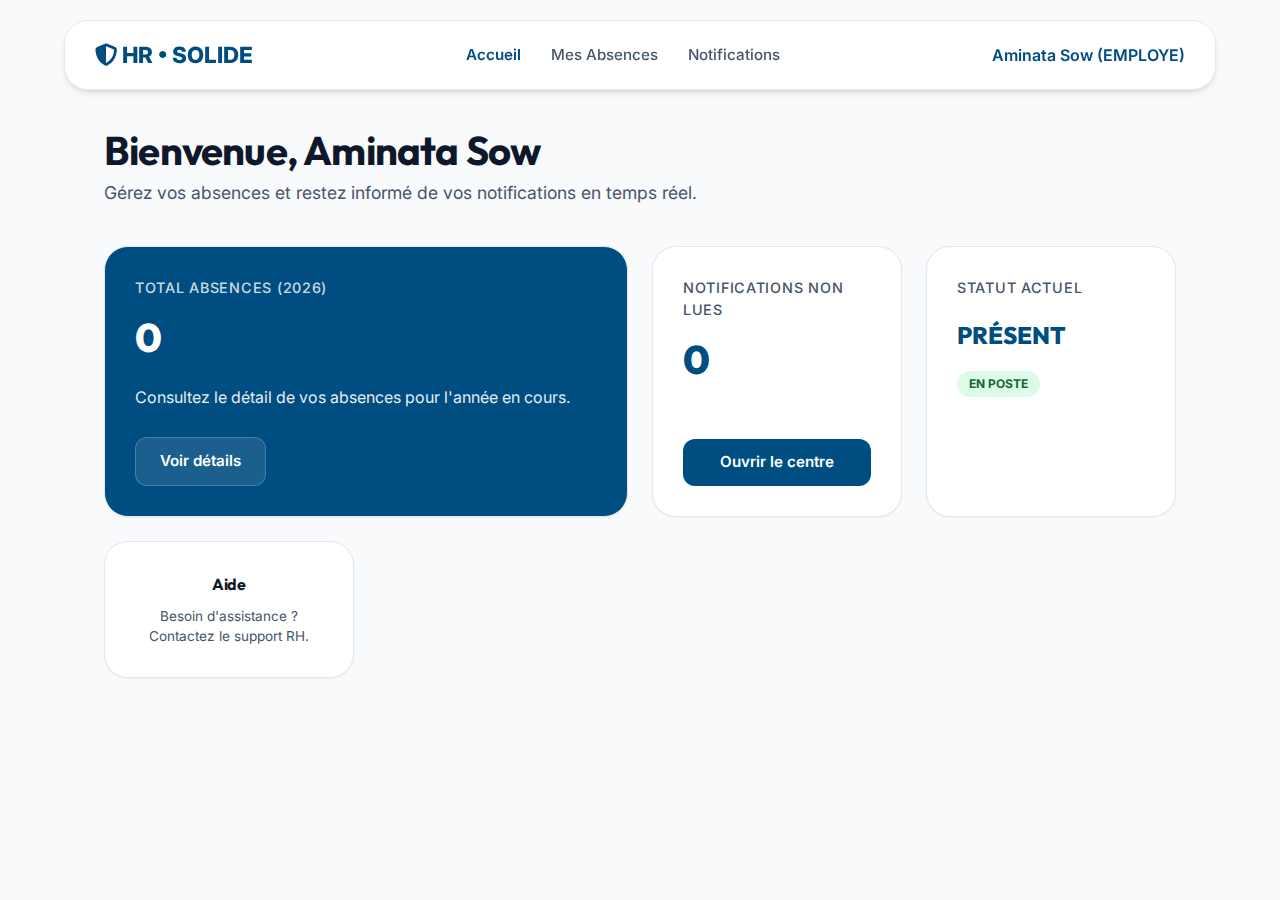
<file: module-absences-notifications/src/main/webapp/pages/index.html>
<!DOCTYPE html>
<html lang="fr">

<head>
    <meta charset="UTF-8">
    <meta name="viewport" content="width=device-width, initial-scale=1.0">
    <title>Dashboard - Absences & Notifications</title>
    <link rel="preconnect" href="https://fonts.googleapis.com">
    <link rel="preconnect" href="https://fonts.gstatic.com" crossorigin>
    <link
        href="https://fonts.googleapis.com/css2?family=Inter:wght@400;500;600&family=Outfit:wght@600;700;800&display=swap"
        rel="stylesheet">
    <link rel="stylesheet" href="../css/style.css">
    <link rel="stylesheet" href="https://cdnjs.cloudflare.com/ajax/libs/font-awesome/6.5.1/css/all.min.css">
</head>

<body>
    <nav>
        <a href="index.html" class="logo"><i class="fas fa-shield-alt"></i> HR • SOLIDE</a>
        <div class="nav-links">
            <a href="index.html" class="active">Accueil</a>
            <a href="mes-absences.html">Mes Absences</a>
            <a href="enregistrer-absence.html" data-role="ADMIN,MANAGER">Enregistrer</a>
            <a href="notifications.html">Notifications <span id="notification-badge" class="badge badge-error"
                    style="display:none;"></span></a>
            <a href="statistiques-absences.html" data-role="ADMIN,MANAGER">Statistiques</a>
        </div>
        <div id="user-info" style="font-weight: 600; color: var(--brand-primary);"></div>
    </nav>

    <div class="container">
        <header class="page-header">
            <h1>Bienvenue, <span id="welcome-name">Employé</span></h1>
            <p>Gérez vos absences et restez informé de vos notifications en temps réel.</p>
        </header>

        <div class="bento-grid">
            <div class="card stat-card" style="grid-column: span 2; background: var(--brand-primary); color: white;">
                <div class="stat-label" style="color: rgba(255,255,255,0.8);">Total Absences (2026)</div>
                <div class="stat-value" id="total-absences" style="color: white;">0</div>
                <p style="margin-top: 10px; opacity: 0.9;">Consultez le détail de vos absences pour l'année en cours.
                </p>
                <a href="mes-absences.html" class="btn btn-outline"
                    style="margin-top: 20px; align-self: flex-start; background: rgba(255,255,255,0.1); color: white; border-color: rgba(255,255,255,0.2);">Voir
                    détails</a>
            </div>

            <div class="card stat-card">
                <div class="stat-label">Notifications non lues</div>
                <div class="stat-value" id="unread-count">0</div>
                <a href="notifications.html" class="btn btn-filled" style="margin-top: auto;">Ouvrir le centre</a>
            </div>

            <div class="card stat-card">
                <div class="stat-label">Statut Actuel</div>
                <div class="stat-value" style="font-size: 1.5rem; margin: 10px 0;">PRÉSENT</div>
                <div class="badge badge-success" style="align-self: flex-start;">En poste</div>
            </div>

            <div class="card" style="grid-column: span 3; background: var(--slate-100);" data-role="ADMIN,MANAGER">
                <h3>Raccourcis rapides</h3>
                <div style="display: flex; gap: 16px; margin-top: 20px;">
                    <a href="enregistrer-absence.html" class="btn btn-filled"><i class="fas fa-plus-circle"></i>
                        Enregistrer une absence</a>
                    <a href="statistiques-absences.html" class="btn btn-outline"><i class="fas fa-chart-pie"></i> Voir
                        les statistiques</a>
                </div>
            </div>

            <div class="card"
                style="grid-column: span 1; display: flex; align-items: center; justify-content: center; text-align: center;">
                <div>
                    <h4 style="margin-bottom: 10px;">Aide</h4>
                    <p style="font-size: 0.85rem; color: var(--slate-600);">Besoin d'assistance ? Contactez le support
                        RH.</p>
                </div>
            </div>
        </div>
    </div>

    <!-- Scripts -->
    <script src="../js/config.js"></script>
    <script src="../js/absences.js"></script>
    <script src="../js/notifications.js"></script>
    <script>
        document.addEventListener('DOMContentLoaded', async () => {
            const user = Utils.getCurrentUser();
            document.getElementById('welcome-name').textContent = user.name;
            document.getElementById('user-info').textContent = user.name + " (" + user.role + ")";

            // Appliquer la sécurité sur les éléments
            Utils.applyRoleSecurity();

            // Initialiser le badge
            NotificationBadge.init();

            // Charger les stats rapides
            try {
                const absences = await AbsenceAPI.getByEmploye(user.id);
                document.getElementById('total-absences').textContent = absences.length;

                const count = await NotificationAPI.countNonLues(user.id);
                document.getElementById('unread-count').textContent = count;
            } catch (e) {
                console.error(e);
            }
        });
    </script>
</body>

</html>
</file>
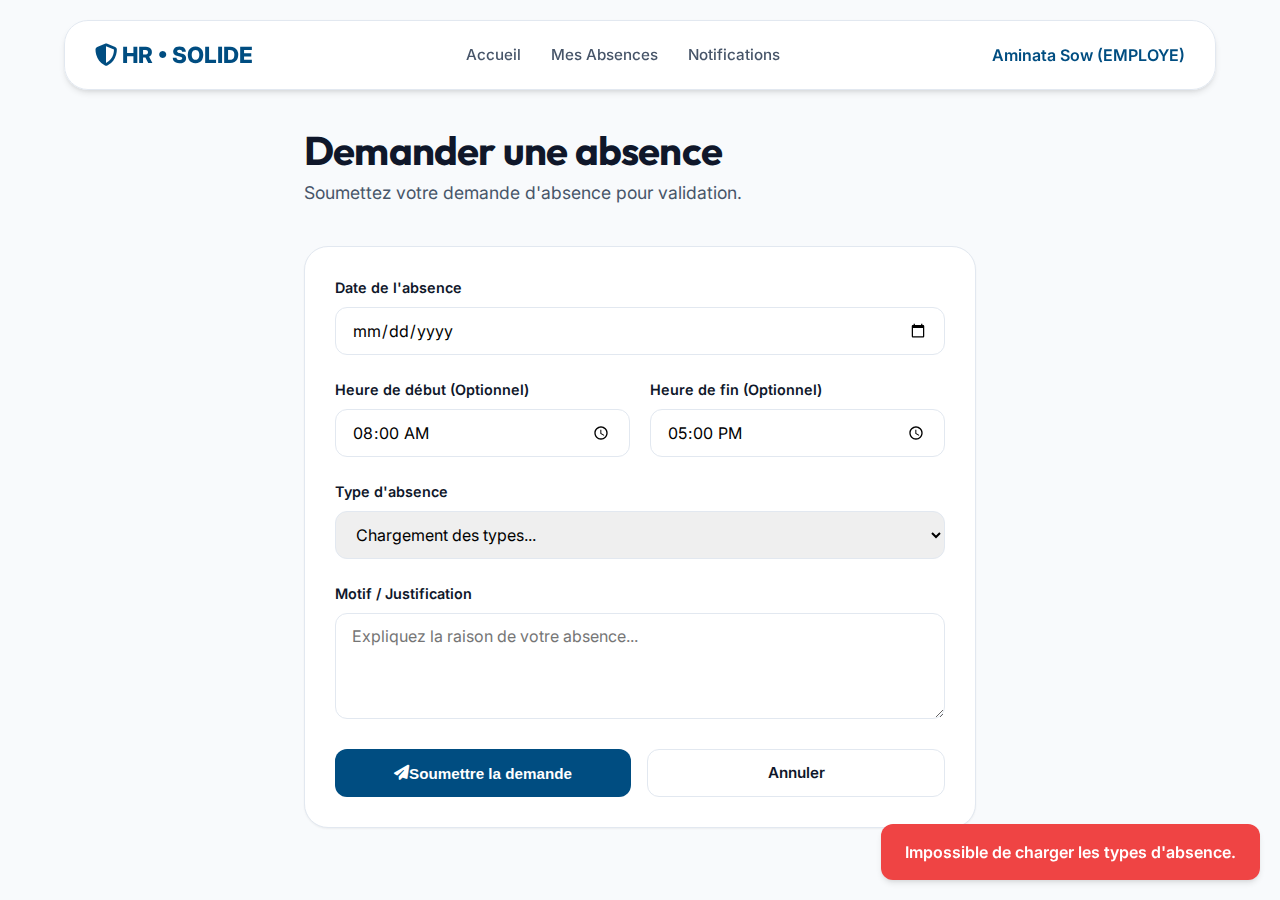
<file: module-absences-notifications/src/main/webapp/pages/demande-absence.html>
<!DOCTYPE html>
<html lang="fr">

<head>
    <meta charset="UTF-8">
    <meta name="viewport" content="width=device-width, initial-scale=1.0">
    <title>Demander une Absence - HR Solide</title>
    <link rel="preconnect" href="https://fonts.googleapis.com">
    <link rel="preconnect" href="https://fonts.gstatic.com" crossorigin>
    <link
        href="https://fonts.googleapis.com/css2?family=Inter:wght@400;500;600&family=Outfit:wght@600;700;800&display=swap"
        rel="stylesheet">
    <link rel="stylesheet" href="https://cdnjs.cloudflare.com/ajax/libs/font-awesome/6.5.1/css/all.min.css">
    <link rel="stylesheet" href="../css/style.css">
</head>

<body>
    <nav>
        <a href="index.html" class="logo"><i class="fas fa-shield-alt"></i> HR • SOLIDE</a>
        <div class="nav-links">
            <a href="index.html">Accueil</a>
            <a href="mes-absences.html">Mes Absences</a>
            <a href="enregistrer-absence.html" data-role="ADMIN,MANAGER">Enregistrer</a>
            <a href="notifications.html">Notifications <span id="notification-badge" class="badge badge-error"
                    style="display:none;"></span></a>
            <a href="statistiques-absences.html" data-role="ADMIN,MANAGER">Statistiques</a>
        </div>
        <div id="user-info" style="font-weight: 600; color: var(--brand-primary);"></div>
    </nav>

    <div class="container" style="max-width: 800px;">
        <header class="page-header">
            <h1>Demander une absence</h1>
            <p>Soumettez votre demande d'absence pour validation.</p>
        </header>

        <div class="card">
            <form id="demande-form">
                <div class="form-group">
                    <label for="dateAbsence">Date de l'absence</label>
                    <input type="date" id="dateAbsence" class="form-control" required>
                </div>

                <div style="display: grid; grid-template-columns: 1fr 1fr; gap: 20px;">
                    <div class="form-group">
                        <label for="heureDebut">Heure de début (Optionnel)</label>
                        <input type="time" id="heureDebut" class="form-control" value="08:00">
                    </div>
                    <div class="form-group">
                        <label for="heureFin">Heure de fin (Optionnel)</label>
                        <input type="time" id="heureFin" class="form-control" value="17:00">
                    </div>
                </div>

                <div class="form-group">
                    <label for="typeAbsenceId">Type d'absence</label>
                    <select id="typeAbsenceId" class="form-control" required>
                        <option value="">Chargement des types...</option>
                    </select>
                </div>

                <div class="form-group">
                    <label for="motif">Motif / Justification</label>
                    <textarea id="motif" class="form-control" rows="4"
                        placeholder="Expliquez la raison de votre absence..." required></textarea>
                </div>

                <div style="display: flex; gap: 16px; margin-top: 20px;">
                    <button type="submit" class="btn btn-filled" style="flex: 1;"><i class="fas fa-paper-plane"></i>
                        Soumettre la demande</button>
                    <a href="mes-absences.html" class="btn btn-outline" style="flex: 1;">Annuler</a>
                </div>
            </form>
        </div>
    </div>

    <!-- Scripts -->
    <script src="../js/config.js"></script>
    <script src="../js/absences.js"></script>
    <script src="../js/notifications.js"></script>
    <script>
        document.addEventListener('DOMContentLoaded', async () => {
            const user = Utils.getCurrentUser();
            document.getElementById('user-info').textContent = user.name + " (" + user.role + ")";

            // Appliquer la sécurité sur les éléments
            Utils.applyRoleSecurity();

            NotificationBadge.init();

            // Charger les types d'absences
            try {
                const types = await TypeAbsenceAPI.getAll();
                const select = document.getElementById('typeAbsenceId');
                select.innerHTML = '<option value="">Sélectionnez un type</option>' +
                    types.map(t => `<option value="${t.id}">${t.nom}</option>`).join('');
            } catch (e) {
                console.error(e);
                Utils.showError("Impossible de charger les types d'absence.");
            }

            // Gérer la soumission
            document.getElementById('demande-form').addEventListener('submit', async (e) => {
                e.preventDefault();

                const absenceData = {
                    employeId: parseInt(user.id),
                    dateAbsence: document.getElementById('dateAbsence').value,
                    heureDebut: document.getElementById('heureDebut').value ? document.getElementById('heureDebut').value + ":00" : null,
                    heureFin: document.getElementById('heureFin').value ? document.getElementById('heureFin').value + ":00" : null,
                    typeAbsenceId: parseInt(document.getElementById('typeAbsenceId').value),
                    motif: document.getElementById('motif').value,
                    statut: 'EN_ATTENTE',
                    justifiee: false
                };

                try {
                    await AbsenceAPI.create(absenceData);
                    Utils.showSuccess("Votre demande a été soumise avec succès !");
                    setTimeout(() => window.location.href = 'mes-absences.html', 1500);
                } catch (err) {
                    Utils.showError("Erreur : " + err.message);
                }
            });
        });
    </script>
</body>

</html>
</file>
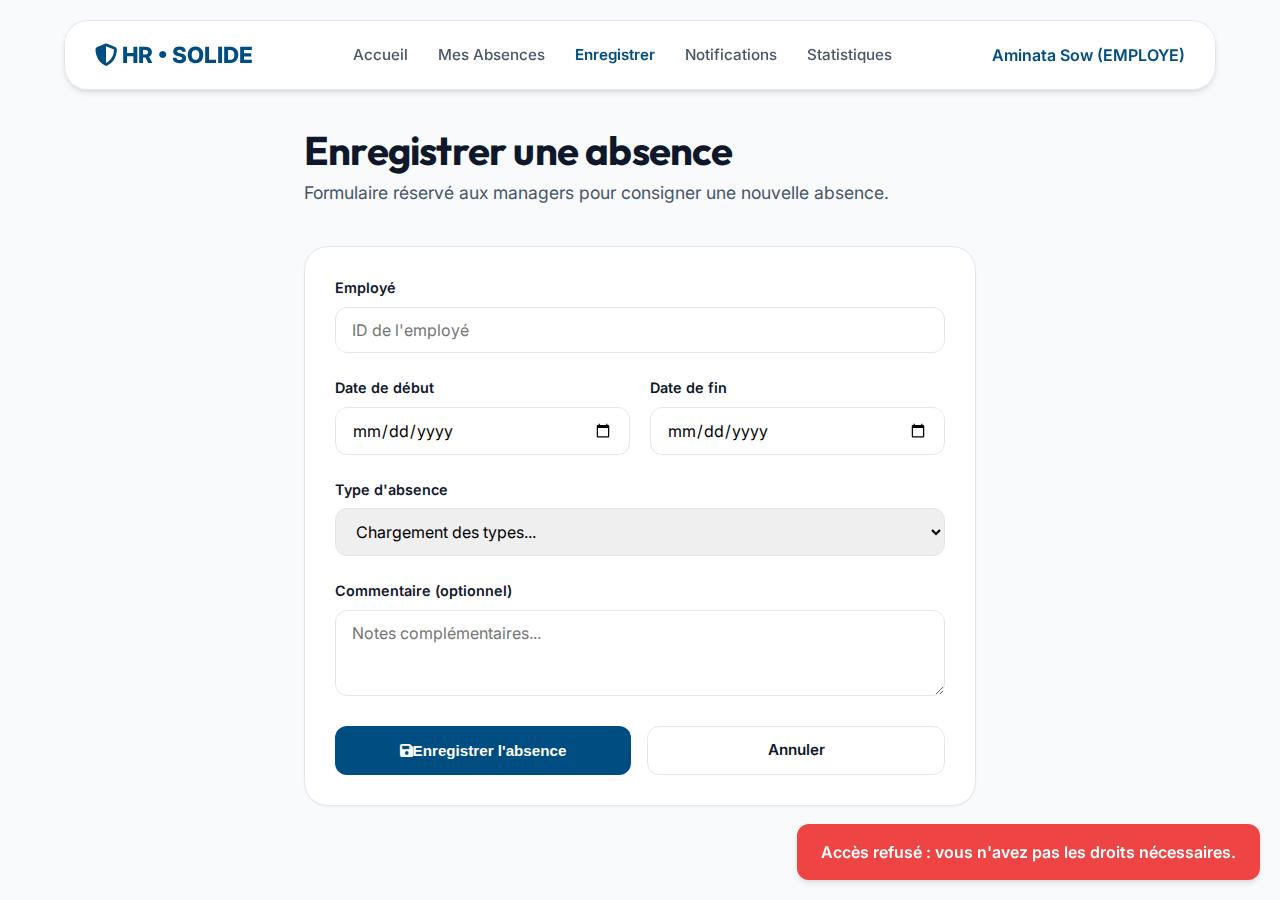
<file: module-absences-notifications/src/main/webapp/pages/enregistrer-absence.html>
<!DOCTYPE html>
<html lang="fr">

<head>
    <meta charset="UTF-8">
    <meta name="viewport" content="width=device-width, initial-scale=1.0">
    <title>Enregistrer Absence - HR Solide</title>
    <link rel="preconnect" href="https://fonts.googleapis.com">
    <link rel="preconnect" href="https://fonts.gstatic.com" crossorigin>
    <link
        href="https://fonts.googleapis.com/css2?family=Inter:wght@400;500;600&family=Outfit:wght@600;700;800&display=swap"
        rel="stylesheet">
    <link rel="stylesheet" href="https://cdnjs.cloudflare.com/ajax/libs/font-awesome/6.5.1/css/all.min.css">
    <link rel="stylesheet" href="../css/style.css">
</head>

<body>
    <nav>
        <a href="index.html" class="logo"><i class="fas fa-shield-alt"></i> HR • SOLIDE</a>
        <div class="nav-links">
            <a href="index.html">Accueil</a>
            <a href="mes-absences.html">Mes Absences</a>
            <a href="enregistrer-absence.html" class="active" data-role="ADMIN,MANAGER">Enregistrer</a>
            <a href="notifications.html">Notifications <span id="notification-badge" class="badge badge-error"
                    style="display:none;"></span></a>
            <a href="statistiques-absences.html" data-role="ADMIN,MANAGER">Statistiques</a>
        </div>
        <div id="user-info" style="font-weight: 600; color: var(--brand-primary);"></div>
    </nav>

    <div class="container" style="max-width: 800px;">
        <header class="page-header">
            <h1>Enregistrer une absence</h1>
            <p>Formulaire réservé aux managers pour consigner une nouvelle absence.</p>
        </header>

        <div class="card">
            <form id="absence-form">
                <div class="form-group">
                    <label for="employeId">Employé</label>
                    <input type="number" id="employeId" class="form-control" placeholder="ID de l'employé" required>
                </div>

                <div style="display: grid; grid-template-columns: 1fr 1fr; gap: 20px;">
                    <div class="form-group">
                        <label for="dateDebut">Date de début</label>
                        <input type="date" id="dateDebut" class="form-control" required>
                    </div>
                    <div class="form-group">
                        <label for="dateFin">Date de fin</label>
                        <input type="date" id="dateFin" class="form-control" required>
                    </div>
                </div>

                <div class="form-group">
                    <label for="typeAbsenceId">Type d'absence</label>
                    <select id="typeAbsenceId" class="form-control" required>
                        <option value="">Chargement des types...</option>
                    </select>
                </div>

                <div class="form-group">
                    <label for="commentaire">Commentaire (optionnel)</label>
                    <textarea id="commentaire" class="form-control" rows="3"
                        placeholder="Notes complémentaires..."></textarea>
                </div>

                <div style="display: flex; gap: 16px; margin-top: 20px;">
                    <button type="submit" class="btn btn-filled" style="flex: 1;"><i class="fas fa-save"></i>
                        Enregistrer l'absence</button>
                    <a href="index.html" class="btn btn-outline" style="flex: 1;">Annuler</a>
                </div>
            </form>
        </div>
    </div>

    <!-- Scripts -->
    <script src="../js/config.js"></script>
    <script src="../js/absences.js"></script>
    <script src="../js/notifications.js"></script>
    <script>
        document.addEventListener('DOMContentLoaded', async () => {
            const user = Utils.getCurrentUser();
            document.getElementById('user-info').textContent = user.name + " (" + user.role + ")";

            // Protection de la page
            if (!Utils.requireRole(['ADMIN', 'MANAGER'])) return;

            // Appliquer la sécurité sur le reste
            Utils.applyRoleSecurity();

            NotificationBadge.init();

            // Charger les types d'absences
            try {
                const types = await TypeAbsenceAPI.getAll();
                const select = document.getElementById('typeAbsenceId');
                select.innerHTML = '<option value="">Sélectionnez un type</option>' +
                    types.map(t => `<option value="${t.id}">${t.nom}</option>`).join('');
            } catch (e) {
                console.error(e);
            }

            // Gérer la soumission
            document.getElementById('absence-form').addEventListener('submit', async (e) => {
                e.preventDefault();

                const absenceData = {
                    employeId: parseInt(document.getElementById('employeId').value),
                    dateAbsence: document.getElementById('dateDebut').value, // On utilise dateDebut pour dateAbsence
                    typeAbsenceId: parseInt(document.getElementById('typeAbsenceId').value),
                    motif: document.getElementById('commentaire').value,
                    statut: 'VALIDE',
                    justifiee: false
                };

                try {
                    await AbsenceAPI.create(absenceData);
                    Utils.showSuccess("Absence enregistrée avec succès !");
                    setTimeout(() => window.location.href = 'index.html', 1500);
                } catch (err) {
                    Utils.showError("Erreur : " + err.message);
                }
            });
        });
    </script>
</body>

</html>
</file>
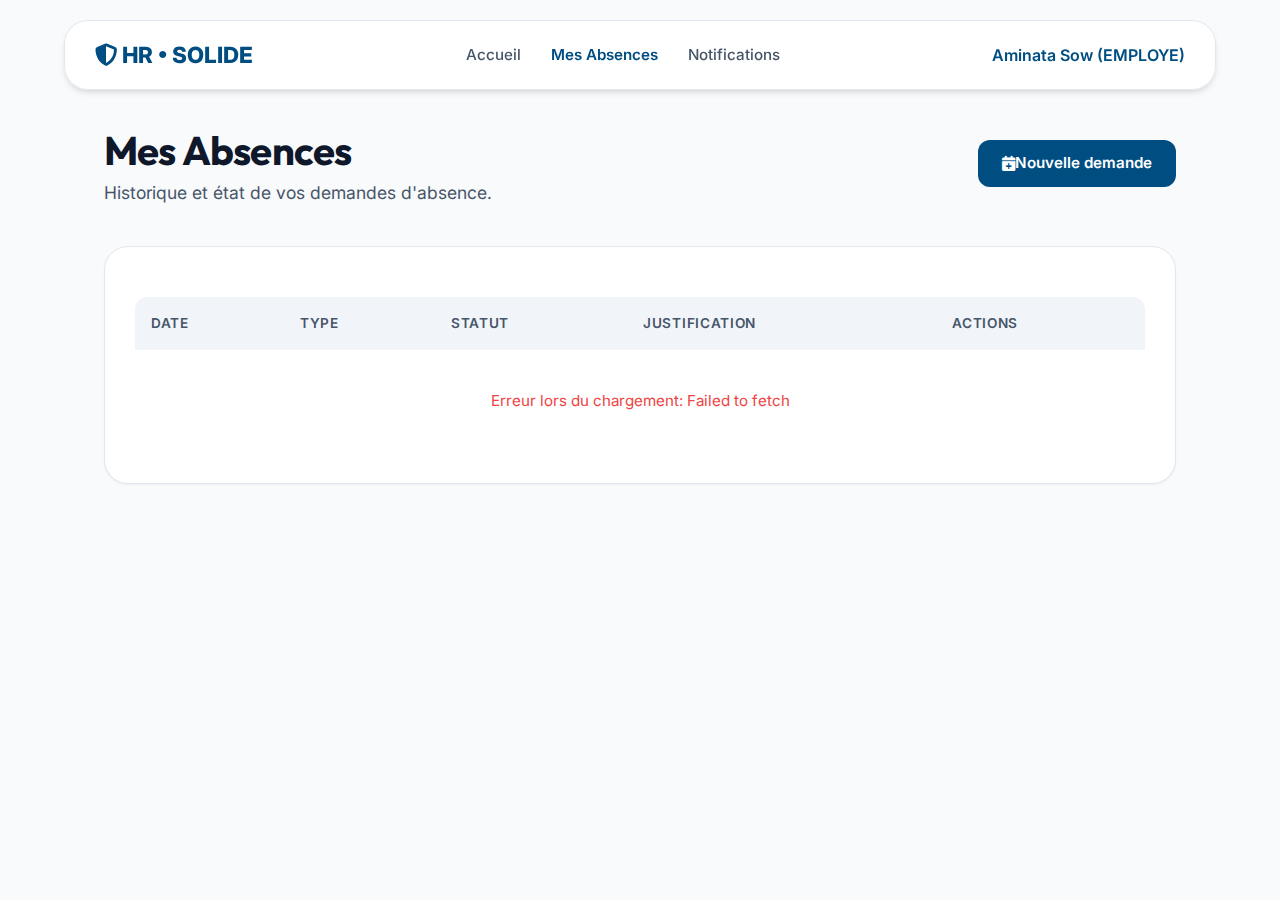
<file: module-absences-notifications/src/main/webapp/pages/mes-absences.html>
<!DOCTYPE html>
<html lang="fr">

<head>
    <meta charset="UTF-8">
    <meta name="viewport" content="width=device-width, initial-scale=1.0">
    <title>Mes Absences - HR Solide</title>
    <link rel="preconnect" href="https://fonts.googleapis.com">
    <link rel="preconnect" href="https://fonts.gstatic.com" crossorigin>
    <link
        href="https://fonts.googleapis.com/css2?family=Inter:wght@400;500;600&family=Outfit:wght@600;700;800&display=swap"
        rel="stylesheet">
    <link rel="stylesheet" href="../css/style.css">
    <link rel="stylesheet" href="https://cdnjs.cloudflare.com/ajax/libs/font-awesome/6.5.1/css/all.min.css">
</head>

<body>
    <nav>
        <a href="index.html" class="logo"><i class="fas fa-shield-alt"></i> HR • SOLIDE</a>
        <div class="nav-links">
            <a href="index.html">Accueil</a>
            <a href="mes-absences.html" class="active">Mes Absences</a>
            <a href="enregistrer-absence.html" data-role="ADMIN,MANAGER">Enregistrer</a>
            <a href="notifications.html">Notifications <span id="notification-badge" class="badge badge-error"
                    style="display:none;"></span></a>
            <a href="statistiques-absences.html" data-role="ADMIN,MANAGER">Statistiques</a>
        </div>
        <div id="user-info" style="font-weight: 600; color: var(--brand-primary);"></div>
    </nav>

    <div class="container">
        <header class="page-header" style="display: flex; justify-content: space-between; align-items: center;">
            <div>
                <h1>Mes Absences</h1>
                <p>Historique et état de vos demandes d'absence.</p>
            </div>
            <a href="demande-absence.html" class="btn btn-filled"><i class="fas fa-calendar-plus"></i> Nouvelle
                demande</a>
        </header>

        <div class="card">
            <div class="table-wrapper">
                <table id="absences-table">
                    <thead>
                        <tr>
                            <th>Date</th>
                            <th>Type</th>
                            <th>Statut</th>
                            <th>Justification</th>
                            <th>Actions</th>
                        </tr>
                    </thead>
                    <tbody id="absences-list">
                        <tr>
                            <td colspan="5" style="text-align: center; padding: 40px;">Chargement des données...</td>
                        </tr>
                    </tbody>
                </table>
            </div>
        </div>
    </div>

    <!-- Scripts -->
    <script src="../js/config.js"></script>
    <script src="../js/absences.js"></script>
    <script src="../js/notifications.js"></script>
    <script>
        document.addEventListener('DOMContentLoaded', async () => {
            const user = Utils.getCurrentUser();
            document.getElementById('user-info').textContent = user.name + " (" + user.role + ")";

            // Appliquer la sécurité
            Utils.applyRoleSecurity();

            NotificationBadge.init();

            const listElement = document.getElementById('absences-list');

            try {
                const absences = await AbsenceAPI.getByEmploye(user.id);

                if (absences.length === 0) {
                    listElement.innerHTML = '<tr><td colspan="5" style="text-align: center; padding: 40px;">Aucune absence enregistrée.</td></tr>';
                    return;
                }

                listElement.innerHTML = absences.map(a => {
                    let statusClass = 'badge-info';
                    let statusLabel = a.statut || 'EN_ATTENTE';

                    if (statusLabel === 'VALIDE') statusClass = 'badge-success';
                    else if (statusLabel === 'REJETE') statusClass = 'badge-error';
                    else statusClass = 'badge-warning'; // Pour EN_ATTENTE

                    return `
                        <tr>
                            <td style="font-weight: 600;">${Utils.formatDate(a.dateAbsence)}</td>
                            <td><span class="badge" style="background: var(--slate-100); color: var(--slate-600);">${a.typeAbsence ? a.typeAbsence.nom : 'N/A'}</span></td>
                            <td><span class="badge ${statusClass}">${statusLabel}</span></td>
                            <td>
                                ${a.justifiee
                            ? `<span class="badge badge-success">Justifiée</span>`
                            : `<span class="badge badge-error">Non justifiée</span>`}
                            </td>
                            <td>
                                <button class="btn btn-outline" style="padding: 6px 12px; font-size: 0.8rem;" onclick="justifier(${a.id})">Justifier</button>
                            </td>
                        </tr>
                    `;
                }).join('');
            } catch (e) {
                listElement.innerHTML = `<tr><td colspan="5" style="text-align: center; color: var(--error); padding: 40px;">Erreur lors du chargement: ${e.message}</td></tr>`;
            }
        });

        async function justifier(id) {
            const path = prompt("Veuillez saisir le chemin du document de justification :");
            if (path) {
                try {
                    await AbsenceAPI.justifier(id, path);
                    Utils.showSuccess("Absence justifiée avec succès !");
                    location.reload();
                } catch (e) {
                    Utils.showError("Erreur : " + e.message);
                }
            }
        }
    </script>
</body>

</html>
</file>
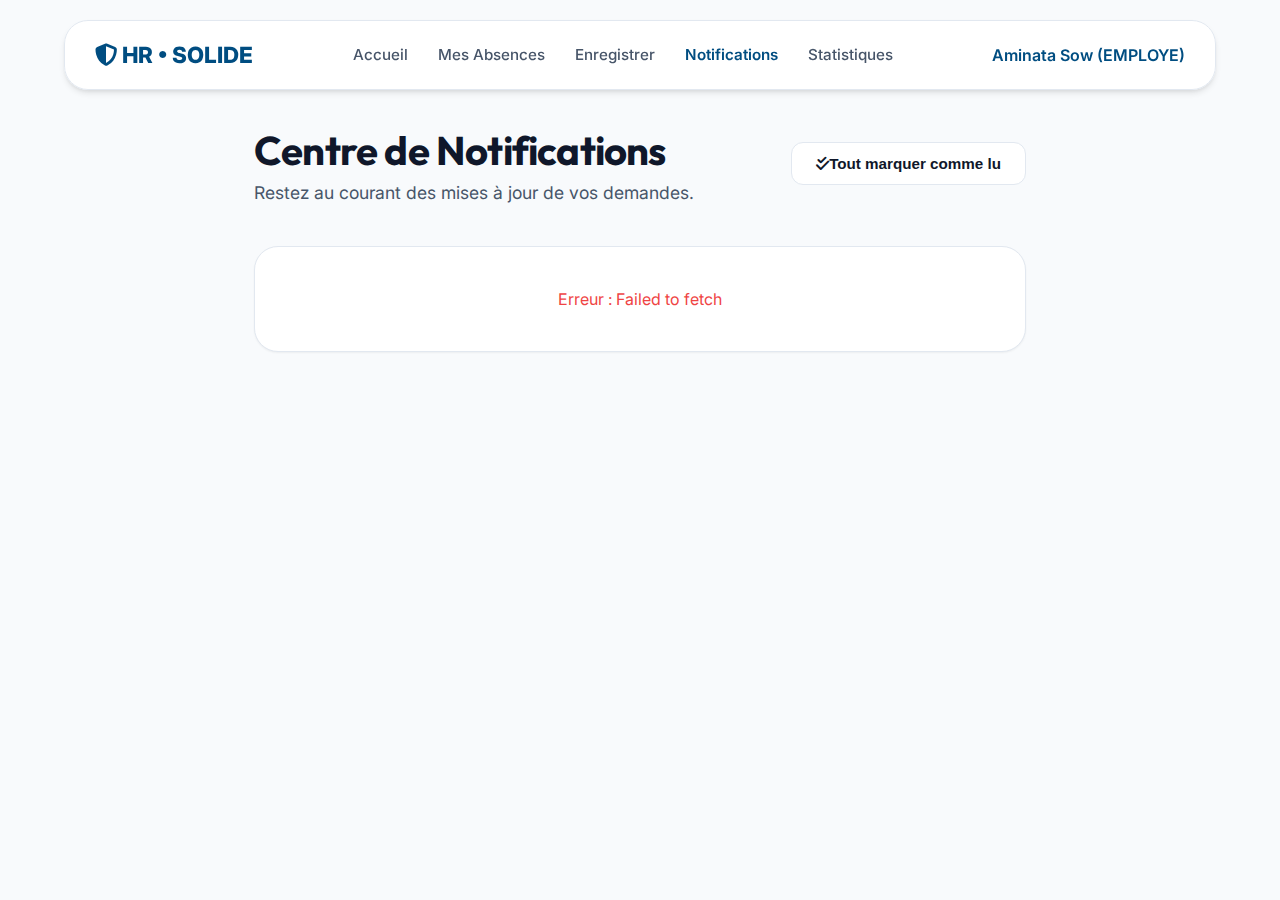
<file: module-absences-notifications/src/main/webapp/pages/notifications.html>
<!DOCTYPE html>
<html lang="fr">

<head>
    <meta charset="UTF-8">
    <meta name="viewport" content="width=device-width, initial-scale=1.0">
    <title>Centre de Notifications - HR Solide</title>
    <link rel="preconnect" href="https://fonts.googleapis.com">
    <link rel="preconnect" href="https://fonts.gstatic.com" crossorigin>
    <link
        href="https://fonts.googleapis.com/css2?family=Inter:wght@400;500;600&family=Outfit:wght@600;700;800&display=swap"
        rel="stylesheet">
    <link rel="stylesheet" href="../css/style.css">
    <link rel="stylesheet" href="https://cdnjs.cloudflare.com/ajax/libs/font-awesome/6.5.1/css/all.min.css">
    <style>
        .unread-indicator {
            width: 8px;
            height: 8px;
            background: var(--brand-accent);
            border-radius: 50%;
            margin-left: auto;
        }
    </style>
</head>

<body>
    <nav>
        <a href="index.html" class="logo"><i class="fas fa-shield-alt"></i> HR • SOLIDE</a>
        <div class="nav-links">
            <a href="index.html">Accueil</a>
            <a href="mes-absences.html">Mes Absences</a>
            <a href="enregistrer-absence.html">Enregistrer</a>
            <a href="notifications.html" class="active">Notifications <span id="notification-badge"
                    class="badge badge-error" style="display:none;"></span></a>
            <a href="statistiques-absences.html">Statistiques</a>
        </div>
        <div id="user-info" style="font-weight: 600; color: var(--brand-primary);"></div>
    </nav>

    <div class="container" style="max-width: 900px;">
        <header class="page-header" style="display: flex; justify-content: space-between; align-items: center;">
            <div>
                <h1>Centre de Notifications</h1>
                <p>Restez au courant des mises à jour de vos demandes.</p>
            </div>
            <button class="btn btn-outline" id="mark-all-read"><i class="fas fa-check-double"></i> Tout marquer comme
                lu</button>
        </header>

        <div class="card" style="padding: 0;">
            <div id="notifications-list">
                <div style="padding: 40px; text-align: center; color: var(--slate-400);">Chargement des notifications...
                </div>
            </div>
        </div>
    </div>

    <!-- Scripts -->
    <script src="../js/config.js"></script>
    <script src="../js/notifications.js"></script>
    <script>
        document.addEventListener('DOMContentLoaded', async () => {
            const user = Utils.getCurrentUser();
            document.getElementById('user-info').textContent = user.name + " (" + user.role + ")";
            NotificationBadge.init();

            const listElement = document.getElementById('notifications-list');
            const markAllBtn = document.getElementById('mark-all-read');

            async function loadNotifications() {
                try {
                    const notifications = await NotificationAPI.getByUser(user.id);

                    if (notifications.length === 0) {
                        listElement.innerHTML = '<div style="padding: 60px; text-align: center; color: var(--slate-400);">Aucune notification pour le moment.</div>';
                        return;
                    }

                    listElement.innerHTML = notifications.map(n => `
                        <div class="notification-item ${n.lue ? '' : 'unread'}" id="notif-${n.id}">
                            <div class="notification-icon" style="background: ${n.type === 'CONGE_APPROUVE' ? '#DCFCE7' : '#F1F5F9'};">
                                ${n.type === 'CONGE_APPROUVE' ? '<i class="fas fa-check-circle" style="color: var(--success);"></i>' : '<i class="fas fa-bell"></i>'}
                            </div>
                            <div class="notification-content">
                                <h4 style="font-size: 1rem; margin-bottom: 4px;">${n.titre}</h4>
                                <p style="color: var(--slate-600); font-size: 0.9rem; margin-bottom: 8px;">${n.message}</p>
                                <span class="notification-time">${Utils.formatDateTime(n.dateCreation)}</span>
                            </div>
                            ${n.lue ? '' : `
                                <div class="unread-indicator"></div>
                                <button class="btn" style="padding: 4px 8px; font-size: 0.75rem; background: var(--slate-100);" onclick="markRead(${n.id})"><i class="fas fa-eye"></i> Lu</button>
                            `}
                        </div>
                    `).join('');
                } catch (e) {
                    listElement.innerHTML = `<div style="padding: 40px; text-align: center; color: var(--error);">Erreur : ${e.message}</div>`;
                }
            }

            markAllBtn.addEventListener('click', async () => {
                try {
                    await NotificationAPI.marquerToutesCommeLues(user.id);
                    Utils.showSuccess("Toutes les notifications ont été marquées comme lues.");
                    loadNotifications();
                    NotificationBadge.update();
                } catch (e) {
                    Utils.showError(e.message);
                }
            });

            window.markRead = async (id) => {
                try {
                    await NotificationAPI.marquerCommeLue(id);
                    loadNotifications();
                    NotificationBadge.update();
                } catch (e) {
                    Utils.showError(e.message);
                }
            };

            loadNotifications();
        });
    </script>
</body>

</html>
</file>
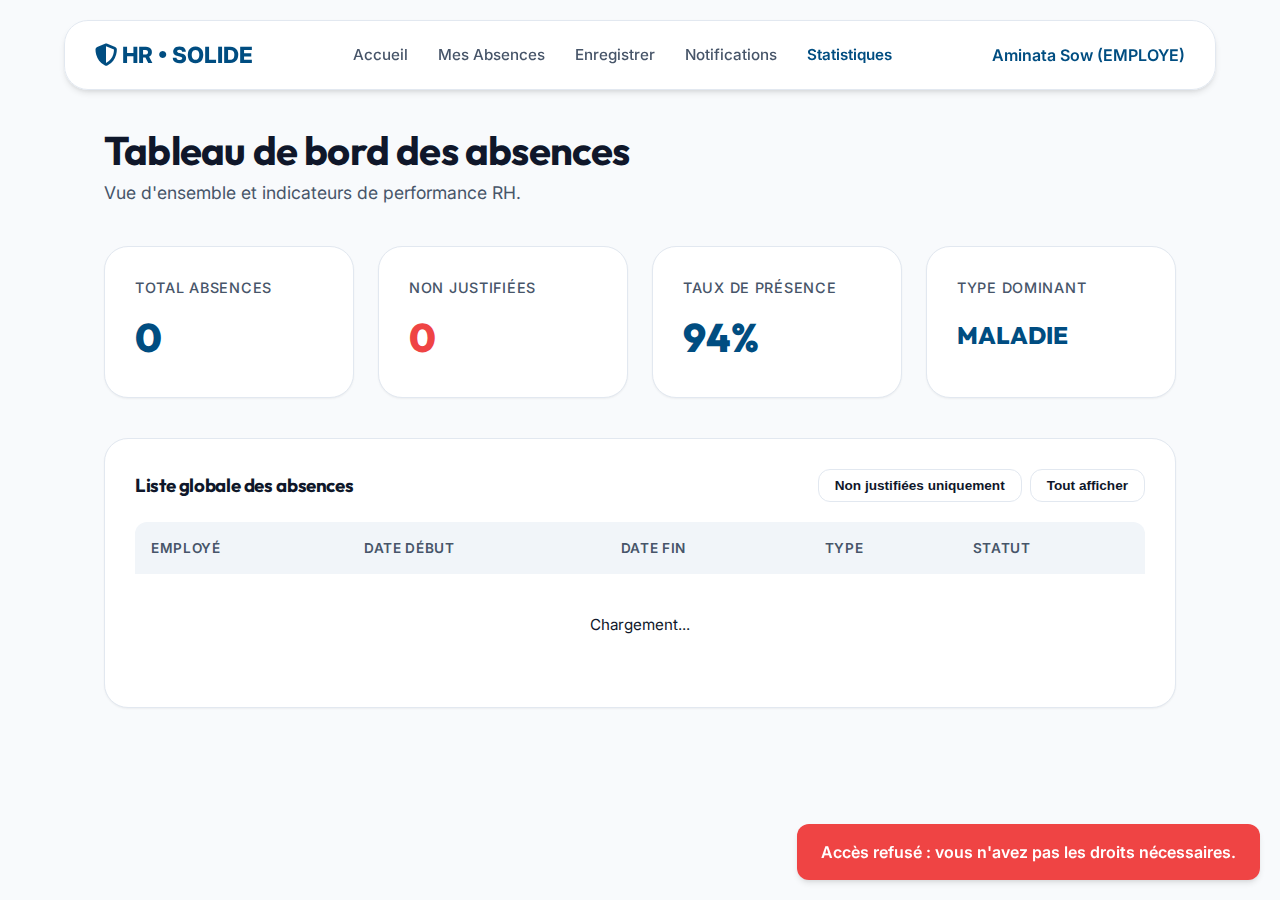
<file: module-absences-notifications/src/main/webapp/pages/statistiques-absences.html>
<!DOCTYPE html>
<html lang="fr">

<head>
    <meta charset="UTF-8">
    <meta name="viewport" content="width=device-width, initial-scale=1.0">
    <title>Statistiques Absences - HR Solide</title>
    <link rel="preconnect" href="https://fonts.googleapis.com">
    <link rel="preconnect" href="https://fonts.gstatic.com" crossorigin>
    <link
        href="https://fonts.googleapis.com/css2?family=Inter:wght@400;500;600&family=Outfit:wght@600;700;800&display=swap"
        rel="stylesheet">
    <link rel="stylesheet" href="../css/style.css">
    <link rel="stylesheet" href="https://cdnjs.cloudflare.com/ajax/libs/font-awesome/6.5.1/css/all.min.css">
</head>

<body>
    <nav>
        <a href="index.html" class="logo"><i class="fas fa-shield-alt"></i> HR • SOLIDE</a>
        <div class="nav-links">
            <a href="index.html">Accueil</a>
            <a href="mes-absences.html">Mes Absences</a>
            <a href="enregistrer-absence.html" data-role="ADMIN,MANAGER">Enregistrer</a>
            <a href="notifications.html">Notifications <span id="notification-badge" class="badge badge-error"
                    style="display:none;"></span></a>
            <a href="statistiques-absences.html" class="active" data-role="ADMIN,MANAGER">Statistiques</a>
        </div>
        <div id="user-info" style="font-weight: 600; color: var(--brand-primary);"></div>
    </nav>

    <div class="container">
        <header class="page-header">
            <h1>Tableau de bord des absences</h1>
            <p>Vue d'ensemble et indicateurs de performance RH.</p>
        </header>

        <div class="bento-grid" style="margin-bottom: 40px;">
            <div class="card stat-card">
                <div class="stat-label">Total Absences</div>
                <div class="stat-value" id="total-global">0</div>
            </div>
            <div class="card stat-card">
                <div class="stat-label">Non Justifiées</div>
                <div class="stat-value" id="non-justifiees-count" style="color: var(--error);">0</div>
            </div>
            <div class="card stat-card">
                <div class="stat-label">Taux de présence</div>
                <div class="stat-value">94%</div>
            </div>
            <div class="card stat-card">
                <div class="stat-label">Type Dominant</div>
                <div class="stat-value" style="font-size: 1.5rem; margin-top: 10px;">MALADIE</div>
            </div>
        </div>

        <div class="card">
            <div style="display: flex; justify-content: space-between; align-items: center; margin-bottom: 20px;">
                <h3>Liste globale des absences</h3>
                <div style="display: flex; gap: 8px;">
                    <button class="btn btn-outline" style="padding: 8px 16px; font-size: 0.85rem;"
                        id="filter-non-just">Non justifiées uniquement</button>
                    <button class="btn btn-outline" style="padding: 8px 16px; font-size: 0.85rem;"
                        id="filter-reset">Tout afficher</button>
                </div>
            </div>
            <div class="table-wrapper">
                <table>
                    <thead>
                        <tr>
                            <th>Employé</th>
                            <th>Date Début</th>
                            <th>Date Fin</th>
                            <th>Type</th>
                            <th>Statut</th>
                        </tr>
                    </thead>
                    <tbody id="global-absences-list">
                        <tr>
                            <td colspan="5" style="text-align: center; padding: 40px;">Chargement...</td>
                        </tr>
                    </tbody>
                </table>
            </div>
        </div>
    </div>

    <!-- Scripts -->
    <script src="../js/config.js"></script>
    <script src="../js/absences.js"></script>
    <script src="../js/notifications.js"></script>
    <script>
        document.addEventListener('DOMContentLoaded', async () => {
            const user = Utils.getCurrentUser();
            document.getElementById('user-info').textContent = user.name + " (" + user.role + ")";

            // Protection de la page
            if (!Utils.requireRole(['ADMIN', 'MANAGER'])) return;

            // Appliquer la sécurité sur le reste
            Utils.applyRoleSecurity();

            NotificationBadge.init();

            const listElement = document.getElementById('global-absences-list');

            async function loadAbsences(onlyNonJustified = false) {
                try {
                    let absences;
                    if (onlyNonJustified) {
                        absences = await AbsenceAPI.getNonJustifiees();
                    } else {
                        absences = await AbsenceAPI.getAll();
                    }

                    document.getElementById('total-global').textContent = absences.length;

                    if (absences.length === 0) {
                        listElement.innerHTML = '<tr><td colspan="5" style="text-align: center; padding: 40px;">Aucune donnée trouvée.</td></tr>';
                        return;
                    }

                    listElement.innerHTML = absences.map(a => `
                        <tr>
                            <td><span style="font-weight: 600;">#${a.employeId}</span></td>
                            <td>${Utils.formatDate(a.dateDebut)}</td>
                            <td>${Utils.formatDate(a.dateFin)}</td>
                            <td><span class="badge" style="background: var(--slate-100); color: var(--slate-600);">${a.typeAbsence ? a.typeAbsence.nom : 'N/A'}</span></td>
                            <td>
                                ${a.justifiee
                            ? `<span class="badge badge-success">OK</span>`
                            : `<span class="badge badge-error">En attente</span>`}
                            </td>
                        </tr>
                    `).join('');

                    // Update non-justified count if we fetched all
                    if (!onlyNonJustified) {
                        const nonJust = absences.filter(a => !a.justifiee).length;
                        document.getElementById('non-justifiees-count').textContent = nonJust;
                    }
                } catch (e) {
                    listElement.innerHTML = `<tr><td colspan="5" style="text-align: center; color: var(--error); padding: 40px;">Erreur : ${e.message}</td></tr>`;
                }
            }

            document.getElementById('filter-non-just').addEventListener('click', () => loadAbsences(true));
            document.getElementById('filter-reset').addEventListener('click', () => loadAbsences(false));

            loadAbsences();
        });
    </script>
</body>

</html>
</file>
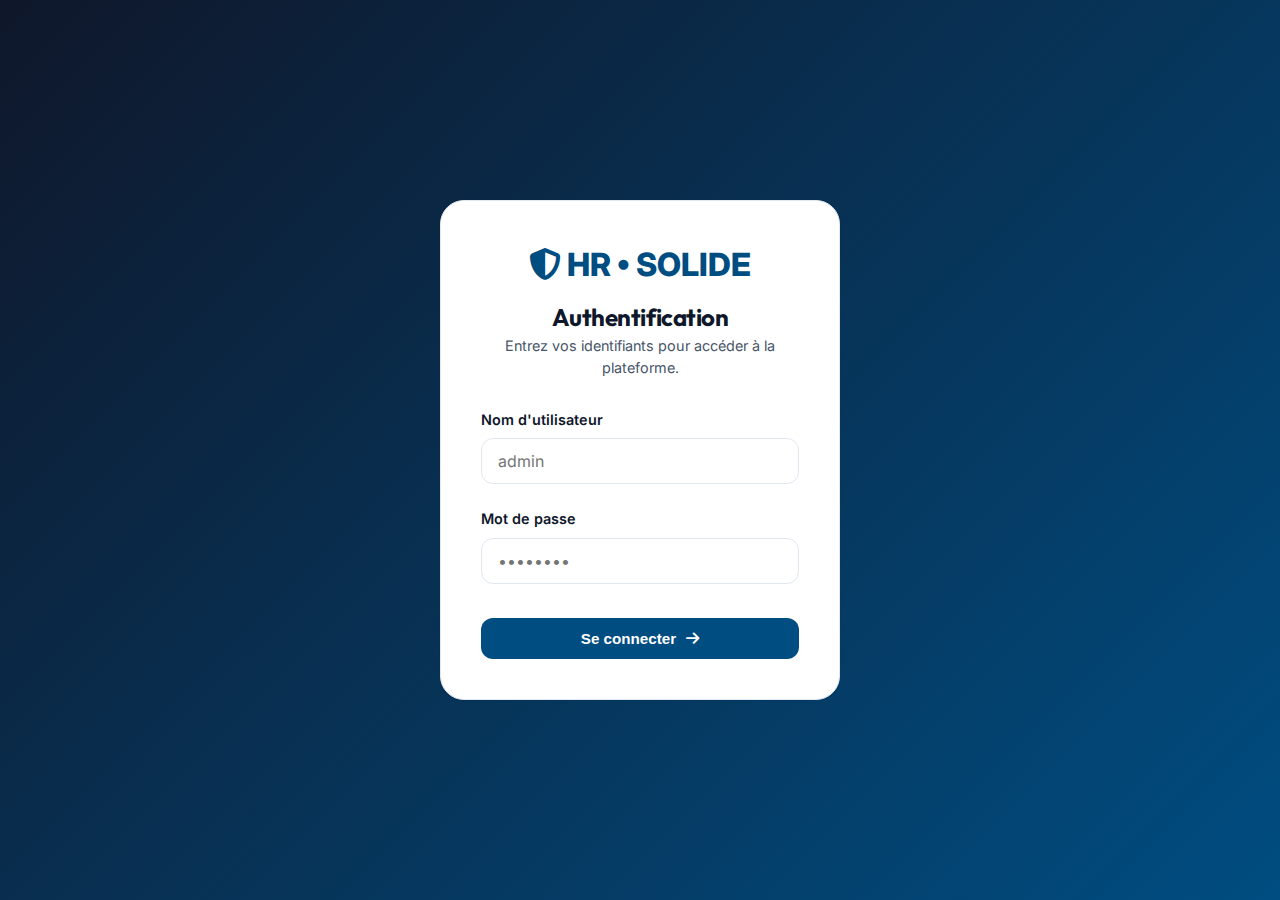
<file: module-authentification/src/main/webapp/pages/login.html>
<!DOCTYPE html>
<html lang="fr">

<head>
    <meta charset="UTF-8">
    <meta name="viewport" content="width=device-width, initial-scale=1.0">
    <title>Connexion - HR • SOLIDE</title>
    <link rel="preconnect" href="https://fonts.googleapis.com">
    <link rel="preconnect" href="https://fonts.gstatic.com" crossorigin>
    <link href="https://fonts.googleapis.com/css2?family=Inter:wght@400;500;600&family=Outfit:wght@600;700;800&display=swap" rel="stylesheet">
    <link rel="stylesheet" href="../css/style.css">
    <link rel="stylesheet" href="https://cdnjs.cloudflare.com/ajax/libs/font-awesome/6.5.1/css/all.min.css">
    <style>
        body {
            display: flex;
            align-items: center;
            justify-content: center;
            min-height: 100vh;
            background: linear-gradient(135deg, var(--brand-dark) 0%, var(--brand-primary) 100%);
        }
        .login-card {
            width: 100%;
            max-width: 400px;
            padding: 40px;
        }
        .login-header {
            text-align: center;
            margin-bottom: 30px;
        }
        .login-header .logo {
            font-size: 2rem;
            margin-bottom: 10px;
            display: block;
        }
        .login-header h1 {
            font-size: 1.5rem;
            color: var(--brand-dark);
        }
    </style>
</head>

<body>
    <div class="card login-card">
        <div class="login-header">
            <a href="#" class="logo"><i class="fas fa-shield-alt"></i> HR • SOLIDE</a>
            <h1>Authentification</h1>
            <p style="color: var(--slate-600); font-size: 0.9rem;">Entrez vos identifiants pour accéder à la plateforme.</p>
        </div>

        <form id="login-form">
            <div class="form-group">
                <label for="username">Nom d'utilisateur</label>
                <input type="text" id="username" class="form-control" placeholder="admin" required>
            </div>
            <div class="form-group">
                <label for="password">Mot de passe</label>
                <input type="password" id="password" class="form-control" placeholder="••••••••" required>
            </div>
            <button type="submit" class="btn btn-filled" style="width: 100%; margin-top: 10px;">
                Se connecter <i class="fas fa-arrow-right" style="margin-left: 10px;"></i>
            </button>
        </form>
    </div>

    <!-- Scripts -->
    <script src="../js/config.js"></script>
    <script src="../js/security-interceptor.js"></script>
    <script src="../js/auth.js"></script>
    <script>
        document.getElementById('login-form').addEventListener('submit', async (e) => {
            e.preventDefault();
            const username = document.getElementById('username').value;
            const password = document.getElementById('password').value;

            try {
                const success = await AuthAPI.login(username, password);
                if (success) {
                    Utils.showSuccess("Connexion réussie ! Redirection...");
                    setTimeout(() => {
                        window.location.href = 'mon-profil.html';
                    }, 1000);
                }
            } catch (error) {
                Utils.showError(error.message);
            }
        });

        // Supprimer le token si on arrive sur la page de login
        localStorage.removeItem(CONFIG.STORAGE_KEYS.TOKEN);
    </script>
</body>

</html>
</file>
<file: module-absences-notifications/src/main/webapp/css/style.css>
:root {
    --brand-primary: #004D81;
    --brand-accent: #0076C0;
    --brand-dark: #0F172A;
    --brand-light: #F8FAFC;
    --slate-50: #F8FAFC;
    --slate-100: #F1F5F9;
    --slate-200: #E2E8F0;
    --slate-400: #94A3B8;
    --slate-600: #475569;
    --slate-900: #0F172A;
    --success: #10B981;
    --error: #EF4444;
    --warning: #F59E0B;
    --glass: rgba(255, 255, 255, 0.95);
    --radius-md: 12px;
    --radius-lg: 24px;
    --transition: 0.3s cubic-bezier(0.4, 0, 0.2, 1);
    --shadow-sm: 0 1px 2px 0 rgba(0, 0, 0, 0.05);
    --shadow-md: 0 4px 6px -1px rgba(0, 0, 0, 0.1), 0 2px 4px -1px rgba(0, 0, 0, 0.06);
}

* {
    margin: 0;
    padding: 0;
    box-sizing: border-box;
}

body {
    font-family: 'Inter', sans-serif;
    background-color: var(--slate-50);
    color: var(--slate-900);
    line-height: 1.5;
    overflow-x: hidden;
}

h1, h2, h3, h4 {
    font-family: 'Outfit', sans-serif;
    letter-spacing: -0.02em;
}

/* Navigation */
nav {
    position: fixed;
    top: 20px;
    left: 50%;
    transform: translateX(-50%);
    width: 90%;
    max-width: 1200px;
    height: 70px;
    background: var(--glass);
    backdrop-filter: blur(12px);
    border: 1px solid var(--slate-200);
    border-radius: var(--radius-lg);
    z-index: 1000;
    display: flex;
    align-items: center;
    justify-content: space-between;
    padding: 0 30px;
    box-shadow: var(--shadow-md);
}

.logo {
    font-weight: 800;
    font-size: 1.4rem;
    color: var(--brand-primary);
    text-decoration: none;
}

.nav-links {
    display: flex;
    gap: 30px;
}

.nav-links a {
    text-decoration: none;
    color: var(--slate-600);
    font-weight: 500;
    font-size: 0.95rem;
    transition: var(--transition);
}

.nav-links a:hover {
    color: var(--brand-primary);
}

.nav-links a.active {
    color: var(--brand-primary);
    font-weight: 600;
}

/* Buttons */
.btn {
    padding: 12px 24px;
    border-radius: var(--radius-md);
    font-weight: 600;
    text-decoration: none;
    transition: var(--transition);
    border: none;
    cursor: pointer;
    display: inline-flex;
    align-items: center;
    justify-content: center;
    font-size: 0.95rem;
}

.btn-filled {
    background: var(--brand-primary);
    color: white;
}

.btn-filled:hover {
    background: var(--brand-dark);
}

.btn-outline {
    border: 1px solid var(--slate-200);
    background: white;
    color: var(--slate-900);
}

.btn-outline:hover {
    background: var(--slate-50);
}

/* Layout Containers */
.container {
    max-width: 1200px;
    margin: 0 auto;
    padding: 120px 5% 60px;
}

.page-header {
    margin-bottom: 40px;
}

.page-header h1 {
    font-size: 2.5rem;
    color: var(--brand-dark);
}

.page-header p {
    color: var(--slate-600);
    font-size: 1.1rem;
}

/* Card & Bento */
.card {
    background: white;
    border-radius: var(--radius-lg);
    border: 1px solid var(--slate-200);
    padding: 30px;
    box-shadow: var(--shadow-sm);
    transition: var(--transition);
}

.card:hover {
    box-shadow: var(--shadow-md);
}

.bento-grid {
    display: grid;
    grid-template-columns: repeat(4, 1fr);
    gap: 24px;
}

/* Stats */
.stat-card {
    display: flex;
    flex-direction: column;
    gap: 8px;
}

.stat-value {
    font-size: 2.5rem;
    font-weight: 800;
    color: var(--brand-primary);
    font-family: 'Outfit', sans-serif;
}

.stat-label {
    font-size: 0.9rem;
    color: var(--slate-600);
    font-weight: 500;
    text-transform: uppercase;
    letter-spacing: 0.05em;
}

/* Data Table */
.table-wrapper {
    overflow-x: auto;
    margin-top: 20px;
}

table {
    width: 100%;
    border-collapse: separate;
    border-spacing: 0;
}

th {
    text-align: left;
    padding: 16px;
    background: var(--slate-100);
    color: var(--slate-600);
    font-weight: 600;
    font-size: 0.85rem;
    text-transform: uppercase;
    letter-spacing: 0.05em;
}

th:first-child { border-top-left-radius: var(--radius-md); }
th:last-child { border-top-right-radius: var(--radius-md); }

td {
    padding: 16px;
    border-bottom: 1px solid var(--slate-100);
    font-size: 0.95rem;
}

tr:last-child td {
    border-bottom: none;
}

/* Badges */
.badge {
    padding: 4px 12px;
    border-radius: 999px;
    font-size: 0.75rem;
    font-weight: 700;
    text-transform: uppercase;
}

.badge-success { background: #DCFCE7; color: #166534; }
.badge-warning { background: #FEF3C7; color: #92400E; }
.badge-error { background: #FEE2E2; color: #991B1B; }

/* Forms */
.form-group {
    margin-bottom: 24px;
}

.form-group label {
    display: block;
    margin-bottom: 8px;
    font-weight: 600;
    color: var(--slate-900);
    font-size: 0.9rem;
}

.form-control {
    width: 100%;
    padding: 12px 16px;
    border-radius: var(--radius-md);
    border: 1px solid var(--slate-200);
    font-family: inherit;
    font-size: 1rem;
    transition: var(--transition);
}

.form-control:focus {
    outline: none;
    border-color: var(--brand-accent);
    box-shadow: 0 0 0 3px rgba(0, 118, 192, 0.1);
}

/* Alerts */
.alert {
    position: fixed;
    bottom: 20px;
    right: 20px;
    padding: 16px 24px;
    border-radius: var(--radius-md);
    color: white;
    font-weight: 600;
    box-shadow: var(--shadow-md);
    z-index: 2000;
    animation: slideIn 0.3s ease-out;
}

@keyframes slideIn {
    from { transform: translateY(100px); opacity: 0; }
    to { transform: translateY(0); opacity: 1; }
}

.alert-success { background: var(--success); }
.alert-error { background: var(--error); }
.alert-info { background: var(--brand-primary); }

/* Notifications */
.notification-item {
    display: flex;
    gap: 16px;
    padding: 20px;
    border-bottom: 1px solid var(--slate-100);
    transition: var(--transition);
}

.notification-item.unread {
    background: var(--slate-50);
}

.notification-item:hover {
    background: white;
}

.notification-icon {
    width: 40px;
    height: 40px;
    border-radius: 10px;
    display: flex;
    align-items: center;
    justify-content: center;
    flex-shrink: 0;
}

.notification-content {
    flex-grow: 1;
}

.notification-time {
    font-size: 0.8rem;
    color: var(--slate-400);
}

/* Responsive */
@media (max-width: 1024px) {
    .bento-grid {
        grid-template-columns: repeat(2, 1fr);
    }
}

@media (max-width: 768px) {
    nav {
        width: 95%;
        padding: 0 20px;
    }
    .nav-links { display: none; }
    .bento-grid { grid-template-columns: 1fr; }
    .container { padding-top: 100px; }
}
</file>
<file: module-authentification/src/main/webapp/css/style.css>
:root {
    --brand-primary: #004D81;
    --brand-accent: #0076C0;
    --brand-dark: #0F172A;
    --brand-light: #F8FAFC;
    --slate-50: #F8FAFC;
    --slate-100: #F1F5F9;
    --slate-200: #E2E8F0;
    --slate-400: #94A3B8;
    --slate-600: #475569;
    --slate-900: #0F172A;
    --success: #10B981;
    --error: #EF4444;
    --warning: #F59E0B;
    --glass: rgba(255, 255, 255, 0.95);
    --radius-md: 12px;
    --radius-lg: 24px;
    --transition: 0.3s cubic-bezier(0.4, 0, 0.2, 1);
    --shadow-sm: 0 1px 2px 0 rgba(0, 0, 0, 0.05);
    --shadow-md: 0 4px 6px -1px rgba(0, 0, 0, 0.1), 0 2px 4px -1px rgba(0, 0, 0, 0.06);
}

* {
    margin: 0;
    padding: 0;
    box-sizing: border-box;
}

body {
    font-family: 'Inter', sans-serif;
    background-color: var(--slate-50);
    color: var(--slate-900);
    line-height: 1.5;
    overflow-x: hidden;
}

h1, h2, h3, h4 {
    font-family: 'Outfit', sans-serif;
    letter-spacing: -0.02em;
}

/* Navigation */
nav {
    position: fixed;
    top: 20px;
    left: 50%;
    transform: translateX(-50%);
    width: 90%;
    max-width: 1200px;
    height: 70px;
    background: var(--glass);
    backdrop-filter: blur(12px);
    border: 1px solid var(--slate-200);
    border-radius: var(--radius-lg);
    z-index: 1000;
    display: flex;
    align-items: center;
    justify-content: space-between;
    padding: 0 30px;
    box-shadow: var(--shadow-md);
}

.logo {
    font-weight: 800;
    font-size: 1.4rem;
    color: var(--brand-primary);
    text-decoration: none;
}

.nav-links {
    display: flex;
    gap: 30px;
}

.nav-links a {
    text-decoration: none;
    color: var(--slate-600);
    font-weight: 500;
    font-size: 0.95rem;
    transition: var(--transition);
}

.nav-links a:hover {
    color: var(--brand-primary);
}

.nav-links a.active {
    color: var(--brand-primary);
    font-weight: 600;
}

/* Buttons */
.btn {
    padding: 12px 24px;
    border-radius: var(--radius-md);
    font-weight: 600;
    text-decoration: none;
    transition: var(--transition);
    border: none;
    cursor: pointer;
    display: inline-flex;
    align-items: center;
    justify-content: center;
    font-size: 0.95rem;
}

.btn-filled {
    background: var(--brand-primary);
    color: white;
}

.btn-filled:hover {
    background: var(--brand-dark);
}

.btn-outline {
    border: 1px solid var(--slate-200);
    background: white;
    color: var(--slate-900);
}

.btn-outline:hover {
    background: var(--slate-50);
}

/* Layout Containers */
.container {
    max-width: 1200px;
    margin: 0 auto;
    padding: 120px 5% 60px;
}

.page-header {
    margin-bottom: 40px;
}

.page-header h1 {
    font-size: 2.5rem;
    color: var(--brand-dark);
}

.page-header p {
    color: var(--slate-600);
    font-size: 1.1rem;
}

/* Card & Bento */
.card {
    background: white;
    border-radius: var(--radius-lg);
    border: 1px solid var(--slate-200);
    padding: 30px;
    box-shadow: var(--shadow-sm);
    transition: var(--transition);
}

.card:hover {
    box-shadow: var(--shadow-md);
}

.bento-grid {
    display: grid;
    grid-template-columns: repeat(4, 1fr);
    gap: 24px;
}

/* Stats */
.stat-card {
    display: flex;
    flex-direction: column;
    gap: 8px;
}

.stat-value {
    font-size: 2.5rem;
    font-weight: 800;
    color: var(--brand-primary);
    font-family: 'Outfit', sans-serif;
}

.stat-label {
    font-size: 0.9rem;
    color: var(--slate-600);
    font-weight: 500;
    text-transform: uppercase;
    letter-spacing: 0.05em;
}

/* Data Table */
.table-wrapper {
    overflow-x: auto;
    margin-top: 20px;
}

table {
    width: 100%;
    border-collapse: separate;
    border-spacing: 0;
}

th {
    text-align: left;
    padding: 16px;
    background: var(--slate-100);
    color: var(--slate-600);
    font-weight: 600;
    font-size: 0.85rem;
    text-transform: uppercase;
    letter-spacing: 0.05em;
}

th:first-child { border-top-left-radius: var(--radius-md); }
th:last-child { border-top-right-radius: var(--radius-md); }

td {
    padding: 16px;
    border-bottom: 1px solid var(--slate-100);
    font-size: 0.95rem;
}

tr:last-child td {
    border-bottom: none;
}

/* Badges */
.badge {
    padding: 4px 12px;
    border-radius: 999px;
    font-size: 0.75rem;
    font-weight: 700;
    text-transform: uppercase;
}

.badge-success { background: #DCFCE7; color: #166534; }
.badge-warning { background: #FEF3C7; color: #92400E; }
.badge-error { background: #FEE2E2; color: #991B1B; }

/* Forms */
.form-group {
    margin-bottom: 24px;
}

.form-group label {
    display: block;
    margin-bottom: 8px;
    font-weight: 600;
    color: var(--slate-900);
    font-size: 0.9rem;
}

.form-control {
    width: 100%;
    padding: 12px 16px;
    border-radius: var(--radius-md);
    border: 1px solid var(--slate-200);
    font-family: inherit;
    font-size: 1rem;
    transition: var(--transition);
}

.form-control:focus {
    outline: none;
    border-color: var(--brand-accent);
    box-shadow: 0 0 0 3px rgba(0, 118, 192, 0.1);
}

/* Alerts */
.alert {
    position: fixed;
    bottom: 20px;
    right: 20px;
    padding: 16px 24px;
    border-radius: var(--radius-md);
    color: white;
    font-weight: 600;
    box-shadow: var(--shadow-md);
    z-index: 2000;
    animation: slideIn 0.3s ease-out;
}

@keyframes slideIn {
    from { transform: translateY(100px); opacity: 0; }
    to { transform: translateY(0); opacity: 1; }
}

.alert-success { background: var(--success); }
.alert-error { background: var(--error); }
.alert-info { background: var(--brand-primary); }

/* Notifications */
.notification-item {
    display: flex;
    gap: 16px;
    padding: 20px;
    border-bottom: 1px solid var(--slate-100);
    transition: var(--transition);
}

.notification-item.unread {
    background: var(--slate-50);
}

.notification-item:hover {
    background: white;
}

.notification-icon {
    width: 40px;
    height: 40px;
    border-radius: 10px;
    display: flex;
    align-items: center;
    justify-content: center;
    flex-shrink: 0;
}

.notification-content {
    flex-grow: 1;
}

.notification-time {
    font-size: 0.8rem;
    color: var(--slate-400);
}

/* Responsive */
@media (max-width: 1024px) {
    .bento-grid {
        grid-template-columns: repeat(2, 1fr);
    }
}

@media (max-width: 768px) {
    nav {
        width: 95%;
        padding: 0 20px;
    }
    .nav-links { display: none; }
    .bento-grid { grid-template-columns: 1fr; }
    .container { padding-top: 100px; }
}
</file>
